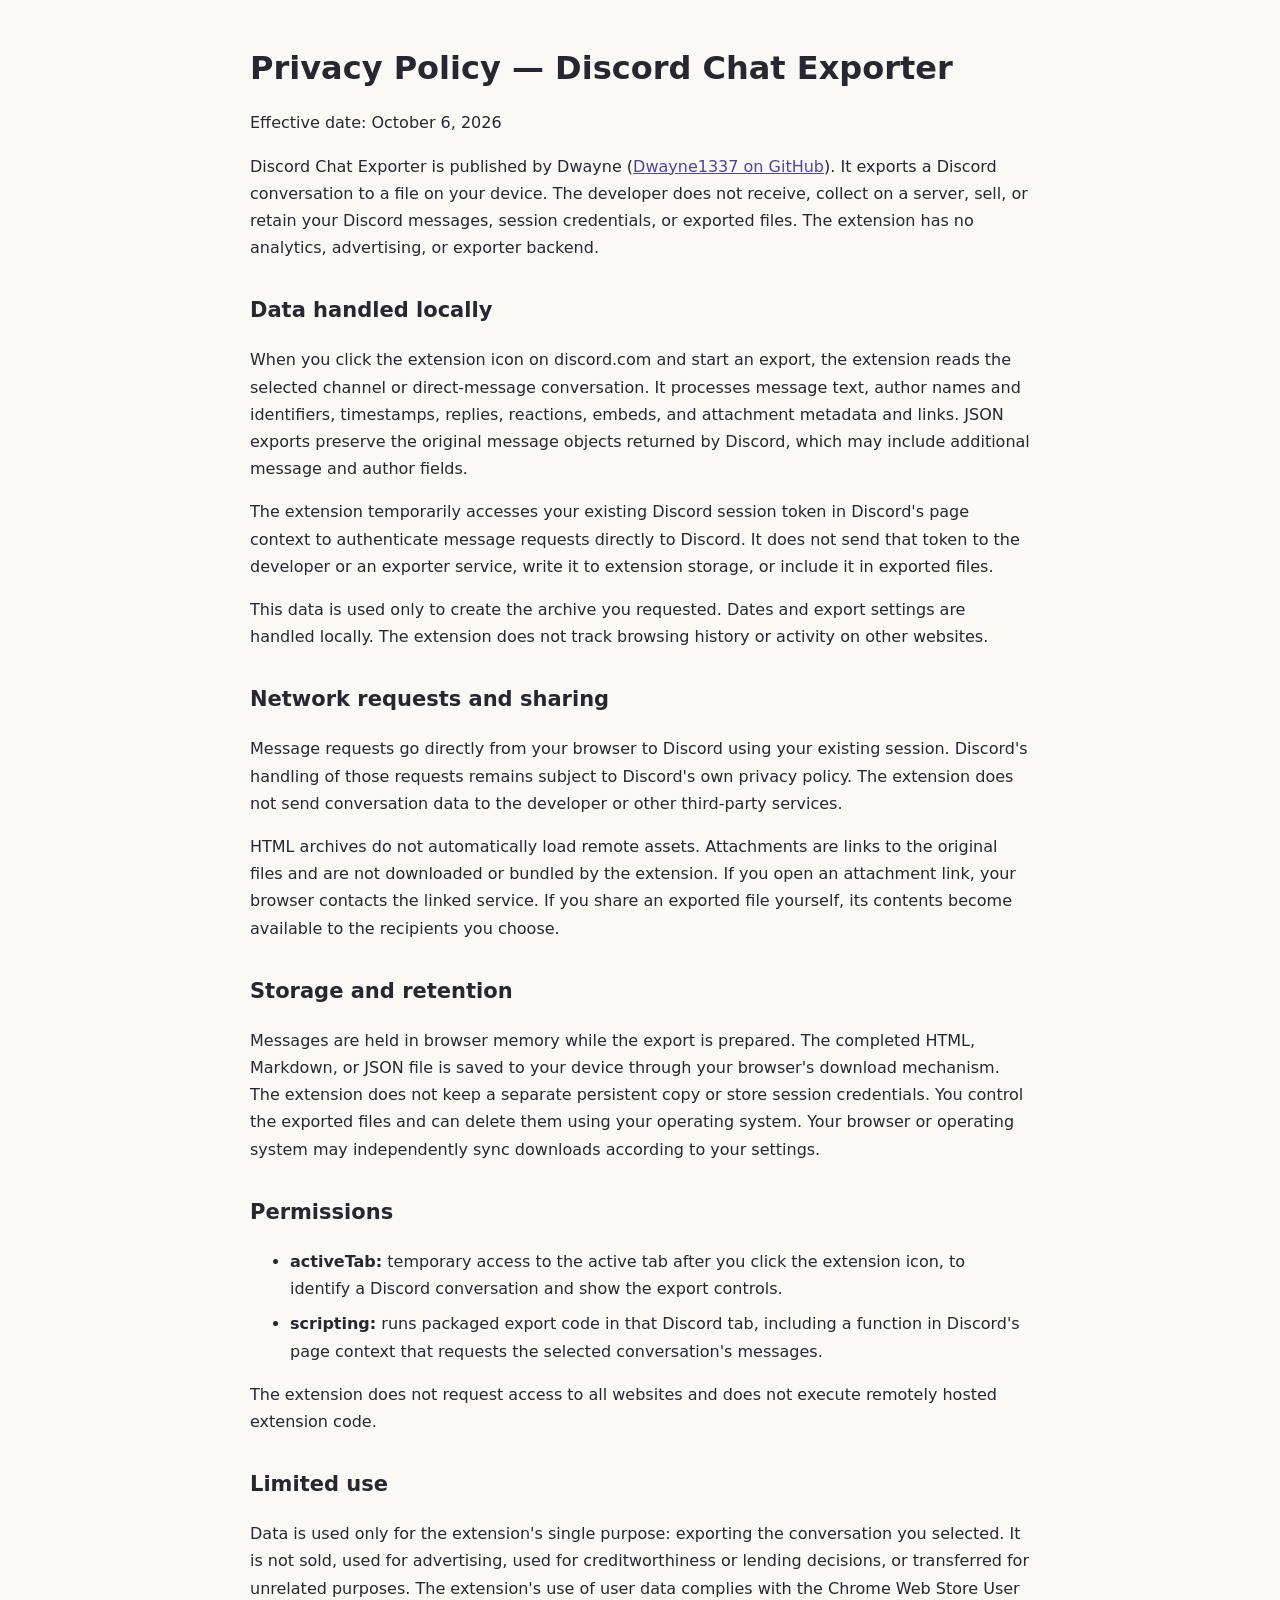
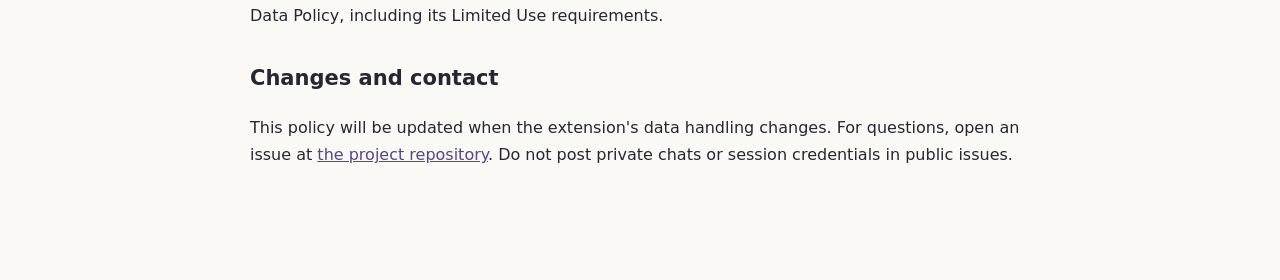
<file: hosting/privacy/index.html>
<!doctype html><html lang="en"><head><meta charset="utf-8"><meta name="viewport" content="width=device-width, initial-scale=1"><title>Privacy Policy — Discord Chat Exporter</title><style>body{margin:0;background:#faf9f6;color:#272631;font:16px/1.7 system-ui,sans-serif}main{max-width:780px;margin:48px auto;padding:0 24px 48px}h1{font-size:32px;line-height:1.25}h2{font-size:21px;margin-top:32px}a{color:#59438a}li{margin:8px 0}@media(max-width:600px){main{margin-top:28px}h1{font-size:27px}}</style></head><body><main><h1>Privacy Policy — Discord Chat Exporter</h1><p>Effective date: October 6, 2026</p><p>Discord Chat Exporter is published by Dwayne (<a href="https://github.com/Dwayne1337">Dwayne1337 on GitHub</a>). It exports a Discord conversation to a file on your device. The developer does not receive, collect on a server, sell, or retain your Discord messages, session credentials, or exported files. The extension has no analytics, advertising, or exporter backend.</p><h2>Data handled locally</h2><p>When you click the extension icon on discord.com and start an export, the extension reads the selected channel or direct-message conversation. It processes message text, author names and identifiers, timestamps, replies, reactions, embeds, and attachment metadata and links. JSON exports preserve the original message objects returned by Discord, which may include additional message and author fields.</p><p>The extension temporarily accesses your existing Discord session token in Discord&#x27;s page context to authenticate message requests directly to Discord. It does not send that token to the developer or an exporter service, write it to extension storage, or include it in exported files.</p><p>This data is used only to create the archive you requested. Dates and export settings are handled locally. The extension does not track browsing history or activity on other websites.</p><h2>Network requests and sharing</h2><p>Message requests go directly from your browser to Discord using your existing session. Discord&#x27;s handling of those requests remains subject to Discord&#x27;s own privacy policy. The extension does not send conversation data to the developer or other third-party services.</p><p>HTML archives do not automatically load remote assets. Attachments are links to the original files and are not downloaded or bundled by the extension. If you open an attachment link, your browser contacts the linked service. If you share an exported file yourself, its contents become available to the recipients you choose.</p><h2>Storage and retention</h2><p>Messages are held in browser memory while the export is prepared. The completed HTML, Markdown, or JSON file is saved to your device through your browser&#x27;s download mechanism. The extension does not keep a separate persistent copy or store session credentials. You control the exported files and can delete them using your operating system. Your browser or operating system may independently sync downloads according to your settings.</p><h2>Permissions</h2><ul><li><strong>activeTab:</strong> temporary access to the active tab after you click the extension icon, to identify a Discord conversation and show the export controls.</li><li><strong>scripting:</strong> runs packaged export code in that Discord tab, including a function in Discord&#x27;s page context that requests the selected conversation&#x27;s messages.</li></ul><p>The extension does not request access to all websites and does not execute remotely hosted extension code.</p><h2>Limited use</h2><p>Data is used only for the extension&#x27;s single purpose: exporting the conversation you selected. It is not sold, used for advertising, used for creditworthiness or lending decisions, or transferred for unrelated purposes. The extension&#x27;s use of user data complies with the Chrome Web Store User Data Policy, including its Limited Use requirements.</p><h2>Changes and contact</h2><p>This policy will be updated when the extension&#x27;s data handling changes. For questions, open an issue at <a href="https://github.com/Dwayne1337/discord-chat-exporter/issues">the project repository</a>. Do not post private chats or session credentials in public issues.</p></main></body></html>
</file>
